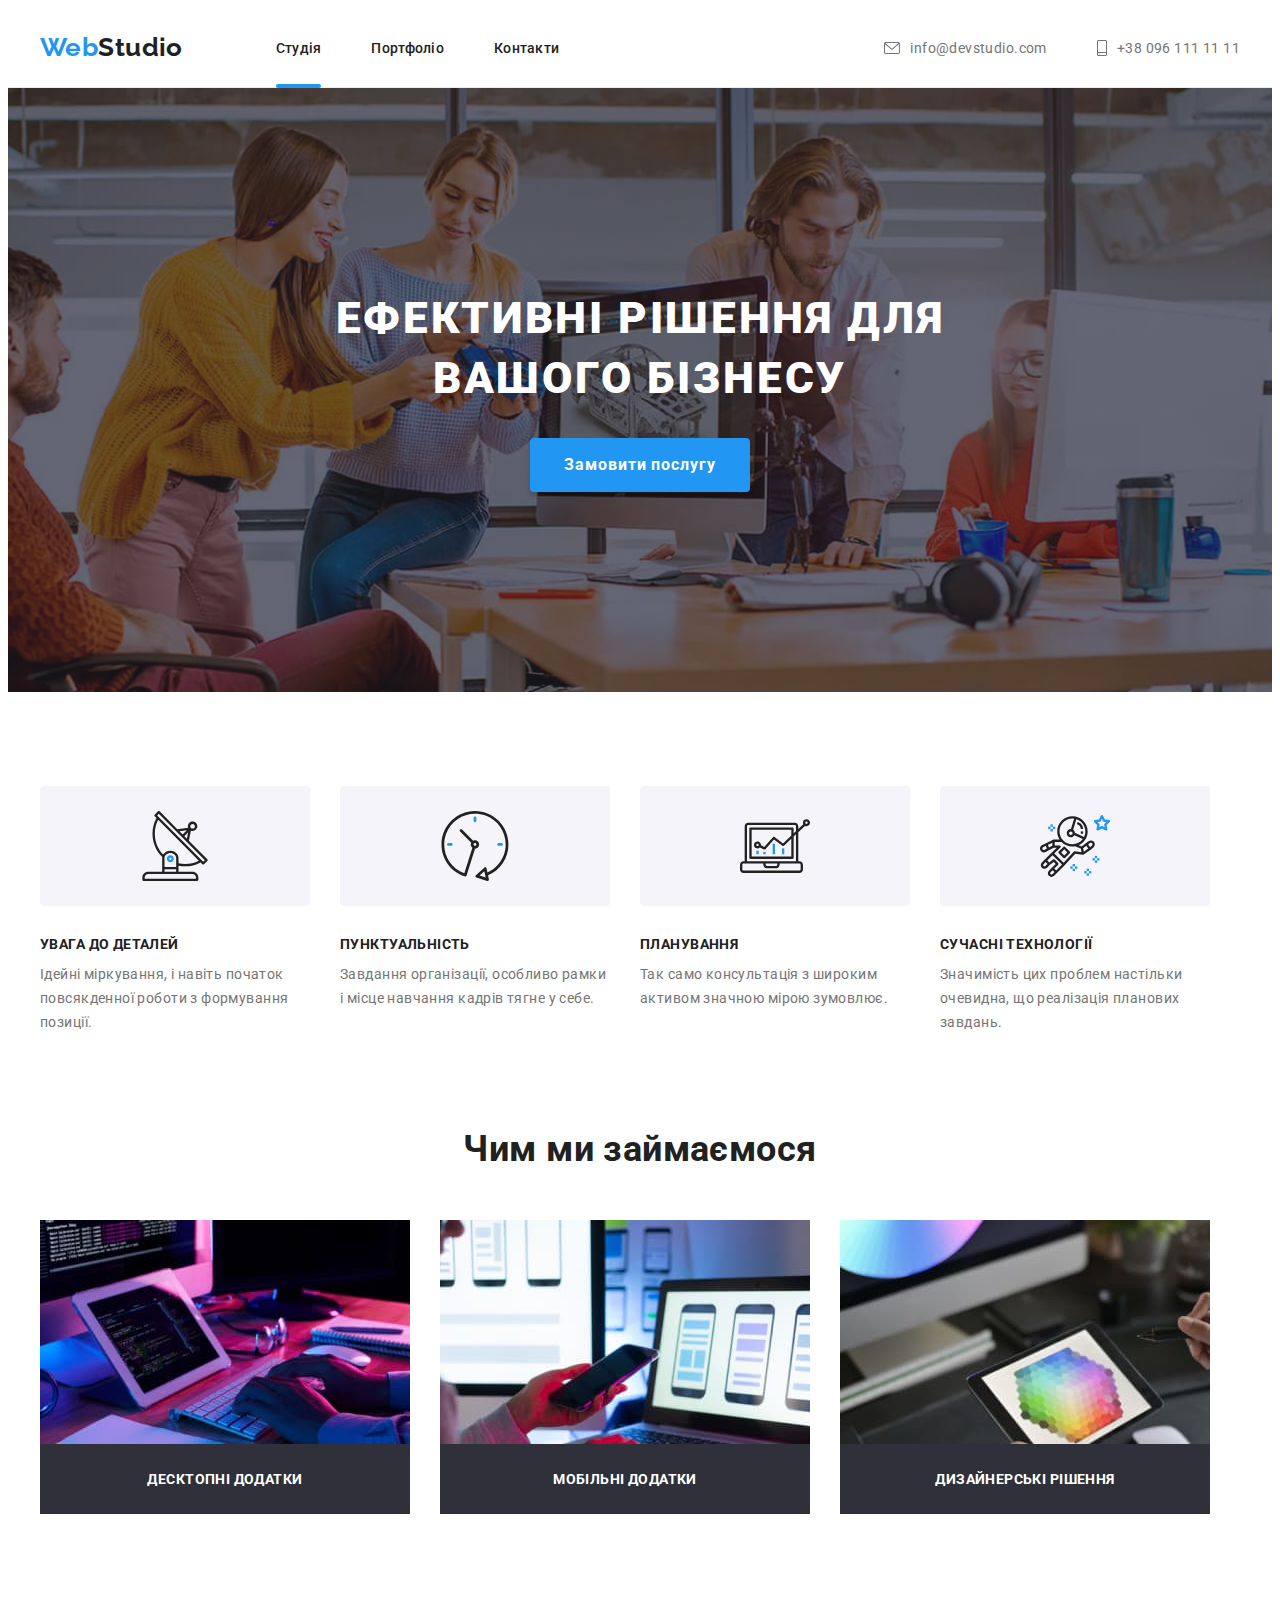
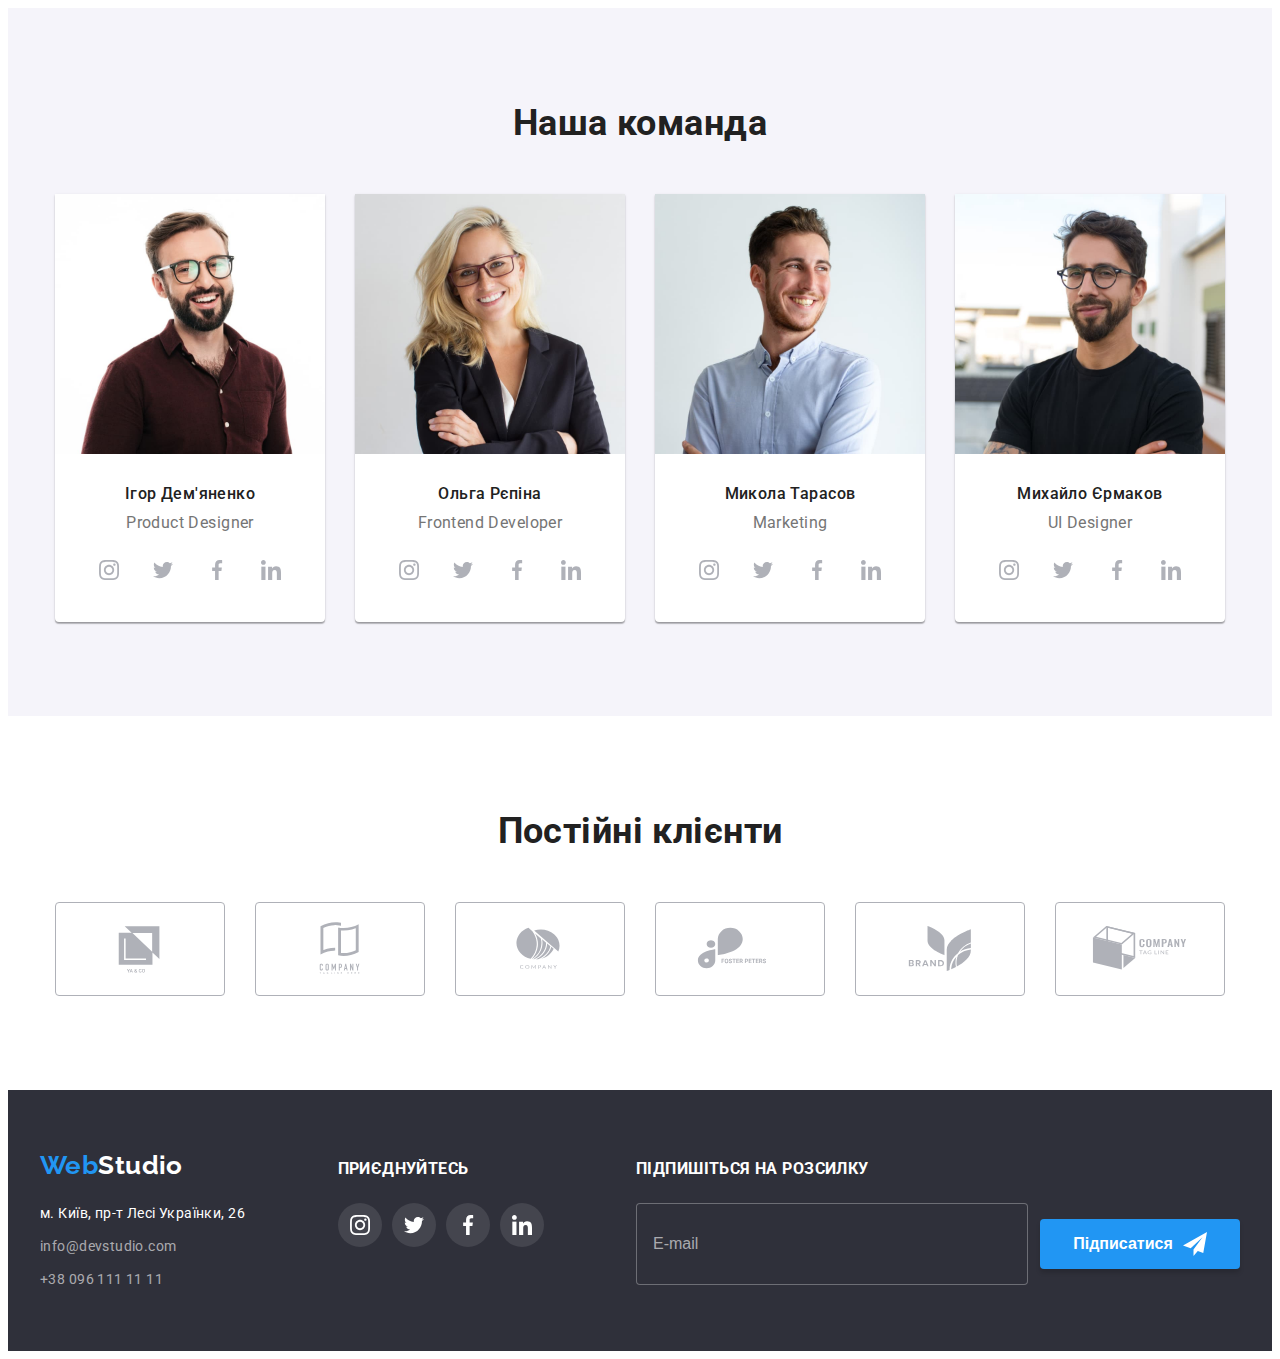
<file: index.html>
<!DOCTYPE html>
<html lang="uk">

<head>
  <meta charset="UTF-8" />
  <meta http-equiv="X-UA-Compatible" content="IE=edge" />
  <meta name="viewport" content="width=device-width, initial-scale=1.0" />
  <title>Webstudio</title>

  <!-- Font famaly -->

  <link rel="preconnect" href="https://fonts.googleapis.com" />
  <link rel="preconnect" href="https://fonts.gstatic.com" crossorigin />
  <link href="https://fonts.googleapis.com/css2?family=Raleway:wght@700&family=Roboto:wght@400;500;700;900&display=swap"
    rel="stylesheet" />

  <link rel="stylesheet" href="https://cdnjs.cloudflare.com/ajax/libs/modern-normalize/1.1.0/modern-normalize.min.css"
    integrity="sha512-wpPYUAdjBVSE4KJnH1VR1HeZfpl1ub8YT/NKx4PuQ5NmX2tKuGu6U/JRp5y+Y8XG2tV+wKQpNHVUX03MfMFn9Q=="
    crossorigin="anonymous" referrerpolicy="no-referrer" />

  <link rel="stylesheet" href="./css/main.min.css">  
</head>

<body class="page">

  <!-- Header -->

  <header class="header">
    <div class="container">
      <a class="logo" href="./index.html">
        <span class="logo__element">Web</span>Studio</a>
      <nav class="nav">
        <ul class="nav__list list">
          <li class="nav__item">
            <a class="nav__link current" href="./index.html">Студія</a>
          </li>
          <li class="nav__item">
            <a class="link" href="./portfolio.html">Портфоліо</a>
          </li>
          <li class="nav__item">
            <a class="link" href="">Контакти</a>
          </li>
        </ul>
      </nav>
      <ul class="header-contacts__list list">
        <li class="header-contacts__item">
          <a class="header-contacts__link" href="mailto:info@devstudio.com" target="_blank" rel="noopener noreferrer">
            <svg class="envelope" width="16px" height="12px">
              <use href="./images/icons.svg#envelope"></use>
            </svg>
            info@devstudio.com</a>
        </li>
        <li class="header-contacts__item">
          <a class="header-contacts__link" href="tel:+380961111111" target="_blank" rel="noopener noreferrer">
            <svg class="smartphone" width="10px" height="16px">
              <use href="./images/icons.svg#smartphone"></use>
            </svg>
            +38 096 111 11 11</a>
        </li>
      </ul>
    </div>
  </header>


  <!-- Hat -->

  <main>
    <section class="section-hero section">
      <div class="container">
        <h1 class="title">Ефективні рішення для вашого бізнесу</h1>
        <button class="button-section" type="button" data-modal-open>Замовити послугу</button>
      </div>
    </section>

    <!-- Peculiarities -->

    <section class="section">
      <div class="container">
        <h2 class="visually-hidden" hidden>Особливості</h2>
        <ul class="features__list list">
          <li class="features__item">
            <div class="features__img">
              <svg width="70px" height="70px">
                <use href="./images/icons.svg#antenna"></use>
              </svg>
            </div>
            <h3 class="features__titel">УВАГА ДО ДЕТАЛЕЙ</h3>
            <p class="features__text">
              Ідейні міркування, і навіть початок повсякденної роботи з
              формування позиції.
            </p>
          </li>
          <li class="features__item">
            <div class="features__img">
              <svg width="70px" height="70px">
                <use href="./images/icons.svg#clock"></use>
              </svg>
            </div>
            <h3 class="features__titel">ПУНКТУАЛЬНІСТЬ</h3>
            <p class="features__text">
              Завдання організації, особливо рамки і місце навчання кадрів тягне
              у себе.
            </p>
          </li>
          <li class="features__item">
            <div class="features__img">
              <svg width="70px" height="70px">
                <use href="./images/icons.svg#diagram"></use>
              </svg>
            </div>
            <h3 class="features__titel">ПЛАНУВАННЯ</h3>
            <p class="features__text">
              Так само консультація з широким активом значною мірою зумовлює.
            </p>
          </li>
          <li class="features__item">
            <div class="features__img">
              <svg width="70px" height="70px">
                <use href="./images/icons.svg#astronaut"></use>
              </svg>
            </div>
            <h3 class="features__titel">СУЧАСНІ ТЕХНОЛОГІЇ</h3>
            <p class="features__text">
              Значимість цих проблем настільки очевидна, що реалізація планових
              завдань.
            </p>
          </li>
        </ul>
      </div>
    </section>

    <!-- What do we do -->

    <section class="section-activity section">
      <div class="container">
        <h2 class="section__title">Чим ми займаємося</h2>
        <ul class="activity__list list">
          <li class="activity__item">
            <div class="thumb">
              <img class="img" src="./images/box-1.jpg" alt="Web розробка" width="370" height="294" />
              <div class="overlay">
                <h2 class="overlay__titel">Десктопні додатки</h2>
              </div>
            </div>
          </li>
          <li class="activity__item">
            <div class="thumb">
              <img class="img" src="./images/box-2.jpg" alt="Розробка додатків" width="370" height="294" />
              <div class="overlay">
                <h2 class="overlay__titel">Мобільні додатки</h2>
              </div>
            </div>
          </li>
          <li class="activity__item">
            <div class="thumb">
              <img class="img" src="./images/box-3.jpg" alt="Розробка дизайну" width="370" height="294" />
              <div class="overlay">
                <h2 class="overlay__titel">Дизайнерські рішення</h2>
              </div>
            </div>
          </li>
        </ul>
      </div>
    </section>

    <!-- Our team -->

    <section class="section-team section">
      <div class="container">
        <h2 class="section__title">Наша команда</h2>
        <ul class="team__list list">
          <li class="team__item">
            <img class="img" src="./images/team-card-1.jpg" alt="Ігор Дем'яненко" width="270" height="260" />
            <h3 class="team-headline">Ігор Дем'яненко</h3>
            <p class="team__text">Product Designer</p>
            <ul class="socials__list list">
              <li class="socials__item">
                <a class="socials__link link" href="https://www.instagram.com" target="_blank" rel="noopener noreferrer"
                  aria-label="Instagram">
                  <svg class="socials__icons" width="20px" height="20px">
                    <use href="./images/icons.svg#instagram"></use>
                  </svg>
                </a>
              </li>
              <li class="socials__item">
                <a class="socials__link link" href="https://twitter.com/?lang=uk" target="_blank"
                  rel="noopener noreferrer" aria-label="Twitter">
                  <svg class="socials__icons" width="20px" height="20px">
                    <use href="./images/icons.svg#twitter"></use>
                  </svg>
                </a>
              </li>
              <li class="socials__item">
                <a class="socials__link link" href="https://www.facebook.com" target="_blank" rel="noopener noreferrer"
                  aria-label="Facebook">
                  <svg class="socials__icons" width="20px" height="20px">
                    <use href="./images/icons.svg#facebook"></use>
                  </svg>
                </a>
              </li>
              <li class="socials__item">
                <a class="socials__link link" href="https://www.linkedin.com/" target="_blank" rel="noopener noreferrer"
                  aria-label="LinkedIn">
                  <svg class="socials__icons" width="20px" height="20px">
                    <use href="./images/icons.svg#linkedin"></use>
                  </svg>
                </a>
              </li>
            </ul>
          </li>
          <li class="team__item">
            <img class="img" src="./images/team-card-2.jpg" alt="Ольга Рєпіна" width="270" height="260" />
            <h3 class="team-headline">Ольга Рєпіна</h3>
            <p class="team__text">Frontend Developer</p>
            <ul class="socials__list list">
              <li class="socials__item">
                <a class="socials__link link" href="https://www.instagram.com" target="_blank" rel="noopener noreferrer"
                  aria-label="Instagram">
                  <svg class="socials__icons" width="20px" height="20px">
                    <use href="./images/icons.svg#instagram"></use>
                  </svg>
                </a>
              </li>
              <li class="socials__item">
                <a class="socials__link link" href="https://twitter.com/?lang=uk" target="_blank"
                  rel="noopener noreferrer" aria-label="Twitter">
                  <svg class="socials__icons" width="20px" height="20px">
                    <use href="./images/icons.svg#twitter"></use>
                  </svg>
                </a>
              </li>
              <li class="socials__item">
                <a class="socials__link link" href="https://www.facebook.com" target="_blank" rel="noopener noreferrer"
                  aria-label="Facebook">
                  <svg class="socials__icons" width="20px" height="20px">
                    <use href="./images/icons.svg#facebook"></use>
                  </svg>
                </a>
              </li>
              <li class="socials__item">
                <a class="socials__link link" href="https://www.linkedin.com/" target="_blank" rel="noopener noreferrer"
                  aria-label="LinkedIn">
                  <svg class="socials__icons" width="20px" height="20px">
                    <use href="./images/icons.svg#linkedin"></use>
                  </svg>
                </a>
              </li>
            </ul>
          </li>
          <li class="team__item">
            <img class="img" src="./images/team-card-3.jpg" alt="Микола Тарасов" width="270" height="260" />
            <h3 class="team-headline">Микола Тарасов</h3>
            <p class="team__text">Marketing</p>
            <ul class="socials__list list">
              <li class="socials__item">
                <a class="socials__link link" href="https://www.instagram.com" target="_blank" rel="noopener noreferrer"
                  aria-label="Instagram">
                  <svg class="socials__icons" width="20px" height="20px">
                    <use href="./images/icons.svg#instagram"></use>
                  </svg>
                </a>
              </li>
              <li class="socials__item">
                <a class="socials__link link" href="https://twitter.com/?lang=uk" target="_blank"
                  rel="noopener noreferrer" aria-label="Twitter">
                  <svg class="socials__icons" width="20px" height="20px">
                    <use href="./images/icons.svg#twitter"></use>
                  </svg>
                </a>
              </li>
              <li class="socials__item">
                <a class="socials__link link" href="https://www.facebook.com" target="_blank" rel="noopener noreferrer"
                  aria-label="Facebook">
                  <svg class="socials__icons" width="20px" height="20px">
                    <use href="./images/icons.svg#facebook"></use>
                  </svg>
                </a>
              </li>
              <li class="socials__item">
                <a class="socials__link link" href="https://www.linkedin.com/" target="_blank" rel="noopener noreferrer"
                  aria-label="LinkedIn">
                  <svg class="socials__icons" width="20px" height="20px">
                    <use href="./images/icons.svg#linkedin"></use>
                  </svg>
                </a>
              </li>
            </ul>
          </li>
          <li class="team__item">
            <img class="img" src="./images/team-card-4.jpg" alt="Михайло Єрмаков" width="270" height="260" />
            <h3 class="team-headline">Михайло Єрмаков</h3>
            <p class="team__text">UI Designer</p>
            <ul class="socials__list list">
              <li class="socials__item link">
                <a class="socials__link link" href="https://www.instagram.com" target="_blank" rel="noopener noreferrer"
                  aria-label="Instagram">
                  <svg class="socials__icons" width="20px" height="20px">
                    <use href="./images/icons.svg#instagram"></use>
                  </svg>
                </a>
              </li>
              <li class="socials__item">
                <a class="socials__link link" href="https://twitter.com/?lang=uk" target="_blank"
                  rel="noopener noreferrer" aria-label="Twitter">
                  <svg class="socials__icons" width="20px" height="20px">
                    <use href="./images/icons.svg#twitter"></use>
                  </svg>
                </a>
              </li>
              <li class="socials__item">
                <a class="socials__link link" href="https://www.facebook.com" target="_blank" rel="noopener noreferrer"
                  aria-label="Facebook">
                  <svg class="socials__icons" width="20px" height="20px">
                    <use href="./images/icons.svg#facebook"></use>
                  </svg>
                </a>
              </li>
              <li class="socials__item">
                <a class="socials__link link" href="https://www.linkedin.com/" target="_blank" rel="noopener noreferrer"
                  aria-label="LinkedIn">
                  <svg class="socials__icons" width="20px" height="20px">
                    <use href="./images/icons.svg#linkedin"></use>
                  </svg>
                </a>
              </li>
            </ul>
          </li>
        </ul>
      </div>
    </section>

    <!-- client -->

    <section class="section">
      <div class="container">
        <h2 class="section__title">Постійні клієнти</h2>
        <ul class="client__list list">
          <li class="client__item">
            <a class="client__link" href="" target="_blank" rel="noopener noreferrer" aria-label="Instagram">
              <svg class="client__icons" width="106px" height="60px">
                <use href="./images/icons.svg#logo-1"></use>
              </svg>
            </a>
          </li>
          <li class="client__item">
            <a class="client__link" href="" target="_blank" rel="noopener noreferrer" aria-label="Instagram">
              <svg class="client__icons" width="106px" height="60px">
                <use href="./images/icons.svg#logo-2"></use>
              </svg>
            </a>
          </li>
          <li class="client__item">
            <a class="client__link" href="" target="_blank" rel="noopener noreferrer" aria-label="Instagram">
              <svg class="client__icons" width="106px" height="60px">
                <use href="./images/icons.svg#logo-3"></use>
              </svg>
            </a>
          </li>
          <li class="client__item">
            <a class="client__link" href="" target="_blank" rel="noopener noreferrer" aria-label="Instagram">
              <svg class="client__icons" width="106px" height="60px">
                <use href="./images/icons.svg#logo-4"></use>
              </svg>
            </a>
          </li>
          <li class="client__item">
            <a class="client__link" href="" target="_blank" rel="noopener noreferrer" aria-label="Instagram">
              <svg class="client__icons" width="106px" height="60px">
                <use href="./images/icons.svg#logo-5"></use>
              </svg>
            </a>
          </li>
          <li class="client__item">
            <a class="client__link" href="" target="_blank" rel="noopener noreferrer" aria-label="Instagram">
              <svg class="client__icons" width="106px" height="60px">
                <use href="./images/icons.svg#logo-6"></use>
              </svg>
            </a>
          </li>
          </li>
        </ul>
      </div>
    </section>
  </main>

  <!-- Footer -->

  <footer class="footer">
    <div class="container">
      <div>
        <a class="footer__logo logo" href="./index.html">
          <span class="logo__element">Web</span>Studio</a>
        <address class="address">м. Київ, пр-т Лесі Українки, 26</address>
        <ul class="footer__list list">
          <li class="footer__item">
            <a class="footer__link" href="mailto:info@devstudio.com">info@devstudio.com</a>
          </li>
          <li class="footer__item">
            <a class="footer__link" href="tel:+380961111111">+38 096 111 11 11</a>
          </li>
        </ul>
      </div>
      <div class="footer-socials">
        <h3 class="footer__title">ПРИЄДНУЙТЕСЬ</h3>
        <ul class="socials-footer__list list">
          <li class="socials-footer__item">
            <a class="socials-footer__link link" href="https://www.instagram.com" target="_blank"
              rel="noopener noreferrer" aria-label="Instagram">
              <svg class="socials-footer__icons" width="20px" height="20px">
                <use href="./images/icons.svg#instagram"></use>
              </svg>
            </a>
          </li>
          <li class="socials-footer__item">
            <a class="socials-footer__link link" href="https://twitter.com/?lang=uk" target="_blank"
              rel="noopener noreferrer" aria-label="Twitter">
              <svg class="socials-footer__icons" width="20px" height="20px">
                <use href="./images/icons.svg#twitter"></use>
              </svg>
            </a>
          </li>
          <li class="socials-footer__item">
            <a class="socials-footer__link link" href="https://www.facebook.com" target="_blank"
              rel="noopener noreferrer" aria-label="Facebook">
              <svg class="socials-footer__icons" width="20px" height="20px">
                <use href="./images/icons.svg#facebook"></use>
              </svg>
            </a>
          </li>
          <li class="socials-footer__item">
            <a class="socials-footer__link link" href="https://www.linkedin.com/" target="_blank"
              rel="noopener noreferrer" aria-label="LinkedIn">
              <svg class="socials-footer__icons" width="20px" height="20px">
                <use href="./images/icons.svg#linkedin"></use>
              </svg>
            </a>
          </li>
        </ul>
        </li>
        </ul>
      </div>

      <!-- Footer form -->

      <form name="footer-form" autocomplete="off">
        <div>
          <h3 class="footer__title">ПІДПИШІТЬСЯ НА РОЗСИЛКУ</h3>
          <div class="footer-form__container">
            <label class="footer-form__label">
              <input class="footer-form__input" type="email" name="user-mail" placeholder="E-mail" required>
            </label>
            <button class="form-btn" type="submit">
              Підписатися
              <svg class="form-btn__icons" width="24" height="24">
                <use href="./images/icons.svg#icon-send"></use>
              </svg>
            </button>
          </div>
      </form>
    </div>
    </div>
  </footer>
  <!-- modal window-->
  <div class="backdrop is-hidden" data-modal>
    <div class="modal">
      <button class="modal-btn" type="button" data-modal-close>
        <svg width="18px" height="18px">
          <use href="./images/icons/modal/modal-icon.svg#btn-modals-close-black"></use>
        </svg>
      </button>
      <form class="form" name="register-form" autocomplete="off">
        <strong class="form__title">Залиште свої дані, ми вам передзвонимо</strong>
        <div class="form__group" role="group">
          <label class="form__field">
            <span class="form__label">Ім'я</span>
            <input class="form__input" type="text" name="user-name" required>
            <svg class="form__icons" width="18" height="18">
              <use href="./images/icons.svg#person-black"></use>
            </svg>
          </label>
          <label class="form__field">
            <span class="form__label">Телефон</span>
            <input class="form__input" type="tel" name="user-phone" required>
            <svg class="form__icons" width="18" height="18">
              <use href="./images/icons.svg#phone-black"></use>
            </svg>
          </label>
          <label class="form__field">
            <span class="form__label">Пошта</span>
            <input class="form__input" type="email" name="user-mail" required>
            <svg class="form__icons" width="18" height="18">
              <use href="./images/icons.svg#email-black"></use>
            </svg>
          </label>
          <label class="form__field">
            <span class="form__label">Коментар</span>
            <textarea class="form__massage" name="user-massage" placeholder="Введіть текст"></textarea>
          </label>
        </div>
        <label class="form__agreement">
          <input class="form__checkbox visually-hidden" type="checkbox">
          <svg class="form__icons--checkbox" width="16" height="15">
            <use class="form__icons--unchecked" href="./images/icons.svg#unchecked"></use>
            <use class="form__icons--checked" href="./images/icons.svg#checked"></use>
          </svg>
          <span class="form__desc">Погоджуюся з розсилкою та приймаю <a class="form__link" href="">Умови
              договору</a></span>
        </label>
        <button class="form-btn" type="submit">Відправити</button>
      </form>
    </div>
  </div>

  <script src="./js/modal.js"></script>
</body>

</html>
</file>
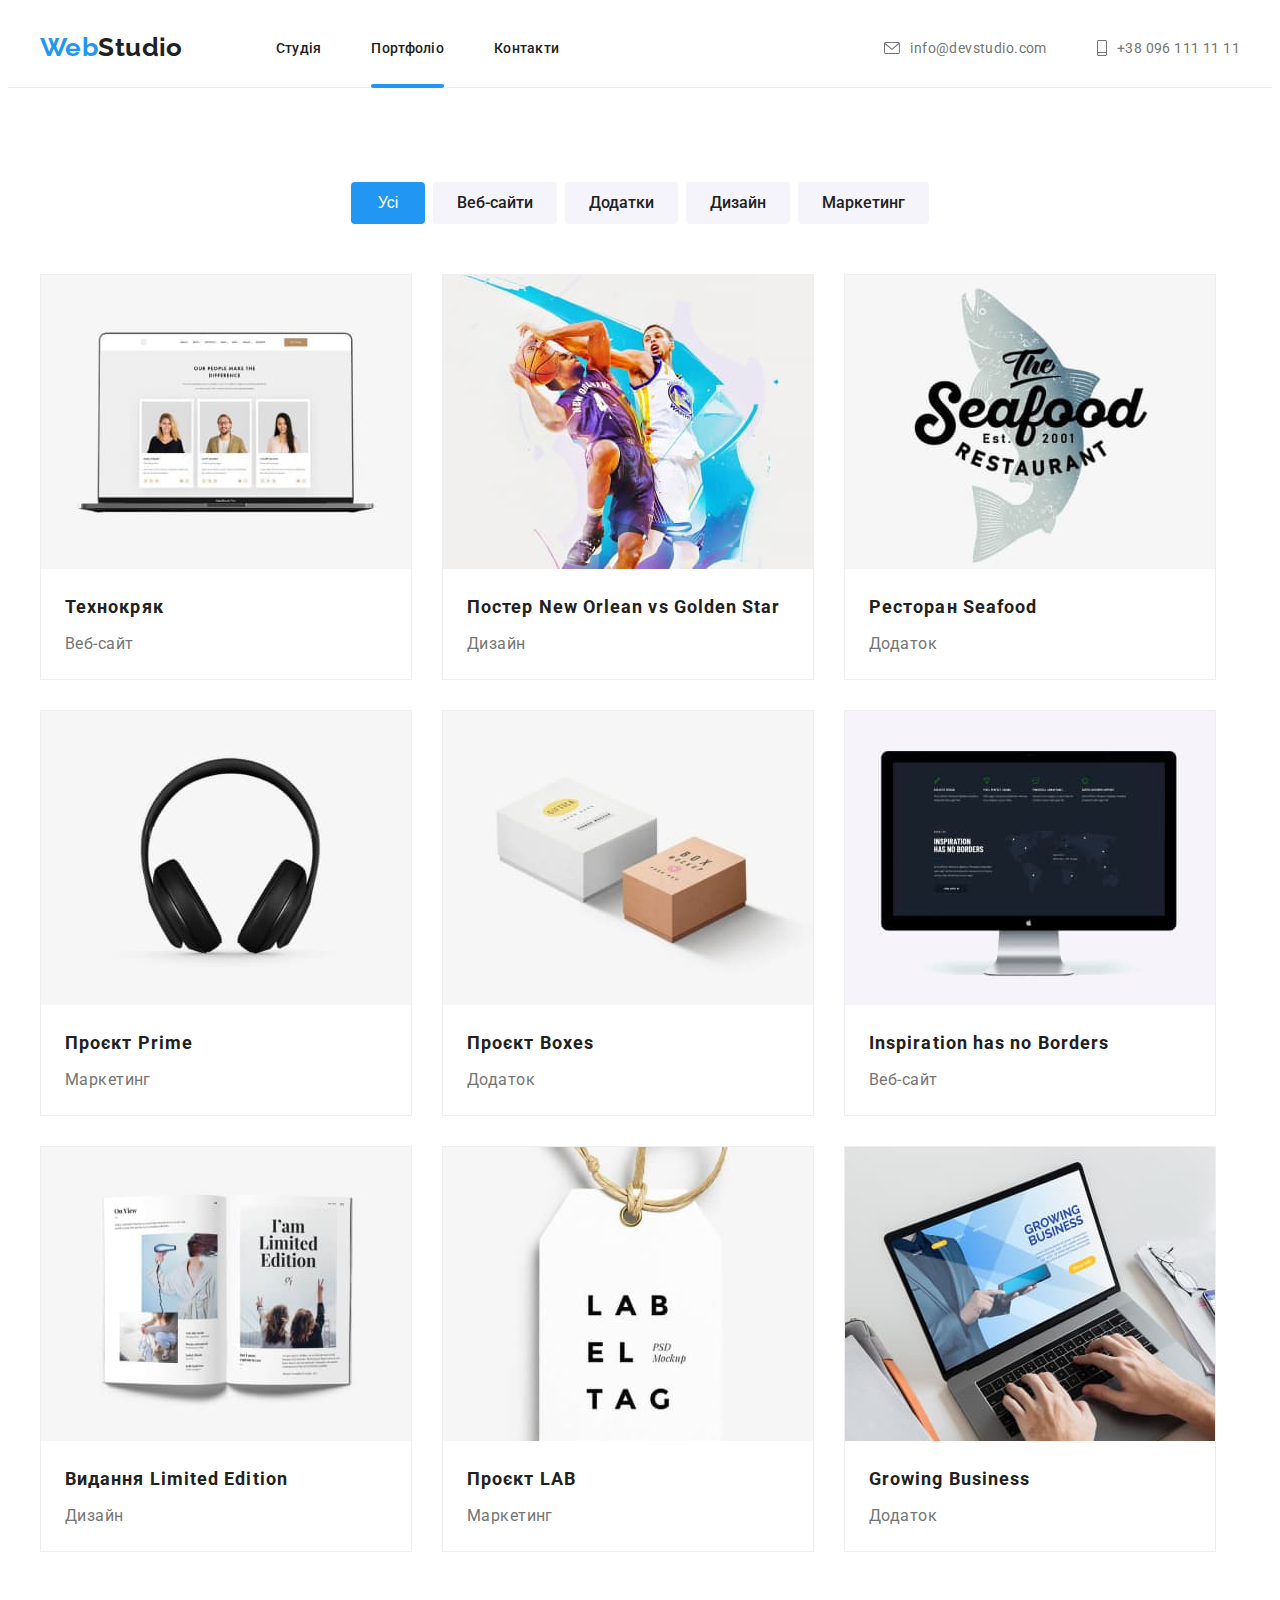
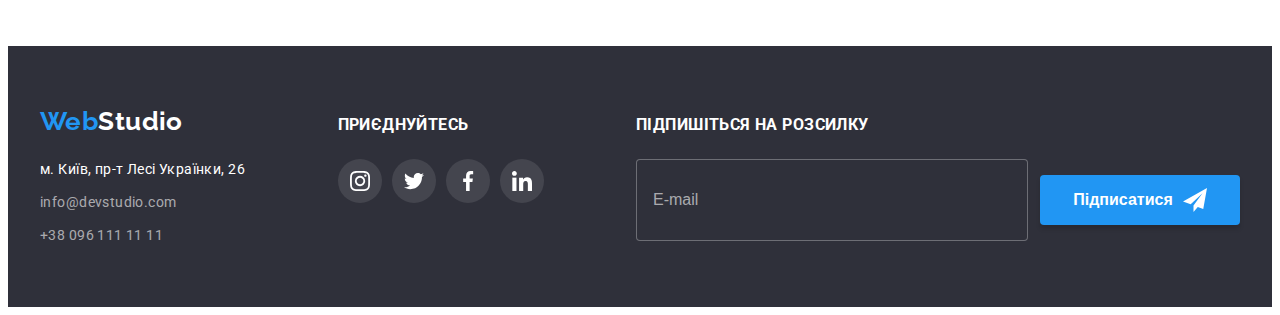
<file: portfolio.html>
<!DOCTYPE html>
<html lang="uk">

<head>
  <meta charset="UTF-8" />
  <meta http-equiv="X-UA-Compatible" content="IE=edge" />
  <meta name="viewport" content="width=device-width, initial-scale=1.0" />
  <title>Web studio</title>

  <!-- Font famaly -->

  <link rel="preconnect" href="https://fonts.googleapis.com" />
  <link rel="preconnect" href="https://fonts.gstatic.com" crossorigin />
  <link href="https://fonts.googleapis.com/css2?family=Raleway:wght@700&family=Roboto:wght@400;500;700;900&display=swap"
    rel="stylesheet" />

  <link rel="stylesheet" href="https://cdnjs.cloudflare.com/ajax/libs/modern-normalize/1.1.0/modern-normalize.min.css"
    integrity="sha512-wpPYUAdjBVSE4KJnH1VR1HeZfpl1ub8YT/NKx4PuQ5NmX2tKuGu6U/JRp5y+Y8XG2tV+wKQpNHVUX03MfMFn9Q=="
    crossorigin="anonymous" referrerpolicy="no-referrer" />
    
  <link rel="stylesheet" href="./css/main.min.css"/>  
</head>

<body class="page">

  <!-- Header -->

  <header class="header">
    <div class="container">
      <a class="logo" href="./index.html">
        <span class="logo__element">Web</span>Studio</a>
      <nav class="nav">
        <ul class="nav__list list">
          <li class="nav__item">
            <a class="link" href="./index.html">Студія</a>
          </li>
          <li class="nav__item">
            <a class="nav__link current" href="./portfolio.html">Портфоліо</a>
          </li>
          <li class="nav__item">
            <a class="link" href="">Контакти</a>
          </li>
        </ul>
      </nav>
      <ul class="header-contacts__list list">
        <li class="header-contacts__item">
          <a class="header-contacts__link" href="mailto:info@devstudio.com" target="_blank" rel="noopener noreferrer">
            <svg class="envelope" width="16px" height="12px">
              <use href="./images/icons.svg#envelope"></use>
            </svg>
            info@devstudio.com</a>
        </li>
        <li class="header-contacts__item">
          <a class="header-contacts__link" href="tel:+380961111111" target="_blank" rel="noopener noreferrer">
            <svg class="smartphone" width="10px" height="16px">
              <use href="./images/icons.svg#smartphone"></use>
            </svg>
            +38 096 111 11 11</a>
        </li>
      </ul>
    </div>
  </header>

  <!-- Filters -->

  <main>
    <section class="filters section">
      <div class="container">
        <h1 class="visually-hidden" hidden>Фільтр</h2>
          <ul class="filters__list list">
            <li class="filters__link--all">
              <button class="filters-btn-all" type="button">
                Усі
              </button>
            </li>
            <li class="filters__link">
              <button class="filters-btn" type="button">
                Веб-сайти
              </button>
            </li>
            <li class="filters__link">
              <button class="filters-btn" type="button">
                Додатки
              </button>
            </li>
            <li class="filters__link">
              <button class="filters-btn" type="button">
                Дизайн
              </button>
            </li>
            <li class="filters__link">
              <button class="filters-btn" type="button">
                Маркетинг
              </button>
            </li>
          </ul>

          <!-- Our works -->

          <h2 class="visually-hidden" hidden>Наші роботи</h2>
          <ul class="works__list list">
            <li class="works__img">
              <a class="works__link link" href="" target="_blank" rel="noopener noreferrer">
                <div class="works__thumb">
                  <img class="img" src="./images/portfolio/project-1.jpg" alt="Технокряк" width="370" height="294" />
                  <div class="works__overlay">
                    <p class="overlay__desc">
                      Ресурс пропонує комплексні пропозиції з різним рівнем функціоналу та сервісів. Все це дозволить
                      відвідувачу отримати
                      вичерпні відомості про компанію чи приватну особу.
                    </p>
                  </div>
                </div>
                <div class="works__container">
                  <h3 class="works__headline">Технокряк</h3>
                  <p class="works__text">Веб-сайт</p>
                </div>
              </a>
            </li>
            <li class="works__img">
              <a class="works__link link" href="" target="_blank" rel="noopener noreferrer">
                <img class="img" src="./images/portfolio/project-2.jpg" alt="Постер New Orlean vs Golden Star"
                  width="370" height="294" />
                <div class="works__container">
                  <h3 class="works__headline">Постер New Orlean vs Golden Star</h3>
                  <p class="works__text">Дизайн</p>
                </div>
              </a>
            </li>
            <li class="works__img">
              <a class="works__link link" href="" target="_blank" rel="noopener noreferrer">
                <img class="img" src="./images/portfolio/project-3.jpg" alt="Ресторан Seafood" width="370"
                  height="294" />
                <div class="works__container">
                  <h3 class="works__headline">Ресторан Seafood</h3>
                  <p class="works__text">Додаток</p>
                </div>
              </a>
            </li>
            <li class="works__img">
              <a class="works__link link" href="" target="_blank" rel="noopener noreferrer">
                <img class="img" src="./images/portfolio/project-4.jpg" alt="Проєкт Prime" width="370" height="294" />
                <div class="works__container">
                  <h3 class="works__headline">Проєкт Prime</h3>
                  <p class="works__text">Маркетинг</p>
                </div>
              </a>
            </li>
            <li class="works__img">
              <a class="works__link link" href="" target="_blank" rel="noopener noreferrer">
                <img class="img" src="./images/portfolio/project-5.jpg" alt="Проєкт Boxes" width="370" height="294" />
                <div class="works__container">
                  <h3 class="works__headline">Проєкт Boxes</h3>
                  <p class="works__text">Додаток</p>
                </div>
              </a>
            </li>
            <li class="works__img">
              <a class="works__link link" href="" target="_blank" rel="noopener noreferrer">
                <img class="img" src="./images/portfolio/project-6.jpg" alt="Inspiration has no Borders" width="370"
                  height="294" />
                <div class="works__container">
                  <h3 class="works__headline">Inspiration has no Borders</h3>
                  <p class="works__text">Веб-сайт</p>
                </div>
              </a>
            </li>
            <li class="works__img">
              <a class="works__link link" href="" target="_blank" rel="noopener noreferrer">
                <img class="img" src="./images/portfolio/project-7.jpg" alt="Видання Limited Edition" width="370"
                  height="294" />
                <div class="works__container">
                  <h3 class="works__headline">Видання Limited
                    Edition</h3>
                  <p class="works__text">Дизайн</p>
                </div>
              </a>
            </li>
            <li class="works__img">
              <a class="works__link link" href="" target="_blank" rel="noopener noreferrer">
                <img class="img" src="./images/portfolio/project-8.jpg" alt="Проєкт LAB" width="370" height="294" />
                <div class="works__container">
                  <h3 class="works__headline">Проєкт LAB</h3>
                  <p class="works__text">Маркетинг</p>
                </div>
              </a>
            </li>
            <li class="works__img">
              <a class="works__link link" href="" target="_blank" rel="noopener noreferrer">
                <img class="img" src="./images/portfolio/project-9.jpg" alt="Growing Business" width="370"
                  height="294" />
                <div class="works__container">
                  <h3 class="works__headline">Growing Business</h3>
                  <p class="works__text">Додаток</p>
                </div>
              </a>
            </li>
          </ul>
      </div>
    </section>
  </main>

  <!-- Footer -->

  <footer class="footer">
    <div class="container">
      <div>
        <a class="footer__logo logo" href="./index.html">
          <span class="logo__element">Web</span>Studio</a>
        <address class="address">м. Київ, пр-т Лесі Українки, 26</address>
        <ul class="footer__list list">
          <li class="footer__item">
            <a class="footer__link" href="mailto:info@devstudio.com">info@devstudio.com</a>
          </li>
          <li class="footer__item">
            <a class="footer__link" href="tel:+380961111111">+38 096 111 11 11</a>
          </li>
        </ul>
      </div>
      <div class="footer-socials">
        <h3 class="footer__title">ПРИЄДНУЙТЕСЬ</h3>
        <ul class="socials-footer__list list">
          <li class="socials-footer__item">
            <a class="socials-footer__link link" href="https://www.instagram.com" target="_blank"
              rel="noopener noreferrer" aria-label="Instagram">
              <svg class="socials-footer__icons" width="20px" height="20px">
                <use href="./images/icons.svg#instagram"></use>
              </svg>
            </a>
          </li>
          <li class="socials-footer__item">
            <a class="socials-footer__link link" href="https://twitter.com/?lang=uk" target="_blank"
              rel="noopener noreferrer" aria-label="Twitter">
              <svg class="socials-footer__icons" width="20px" height="20px">
                <use href="./images/icons.svg#twitter"></use>
              </svg>
            </a>
          </li>
          <li class="socials-footer__item">
            <a class="socials-footer__link link" href="https://www.facebook.com" target="_blank"
              rel="noopener noreferrer" aria-label="Facebook">
              <svg class="socials-footer__icons" width="20px" height="20px">
                <use href="./images/icons.svg#facebook"></use>
              </svg>
            </a>
          </li>
          <li class="socials-footer__item">
            <a class="socials-footer__link link" href="https://www.linkedin.com/" target="_blank"
              rel="noopener noreferrer" aria-label="LinkedIn">
              <svg class="socials-footer__icons" width="20px" height="20px">
                <use href="./images/icons.svg#linkedin"></use>
              </svg>
            </a>
          </li>
        </ul>
        </li>
        </ul>
      </div>

      <!-- Footer form -->

      <form name="footer-form" autocomplete="off">
        <div>
          <h3 class="footer__title">ПІДПИШІТЬСЯ НА РОЗСИЛКУ</h3>
          <div class="footer-form__container">
            <label class="footer-form__label">
              <input class="footer-form__input" type="email" name="user-mail" placeholder="E-mail" required>
            </label>
            <button class="form-btn" type="submit">
              Підписатися
              <svg class="form-btn__icons" width="24" height="24">
                <use href="./images/icons.svg#icon-send"></use>
              </svg>
            </button>
          </div>
      </form>
    </div>
    </div>
  </footer>
</body>

</html>
</file>
<file: css/main.min.css>
:root{--main-font: "Roboto", sans-serif;--secondary-font: "Releway", sans-serif;--accent-color: #2196F3;--primary-tex-color: #757575;--icons-color:#AFB1B8;--secondary-text-colar: #212121;--auxiliary-text-colar: #FFFFFF;--bg-colar: #2F303A;--bg-team-colar: #F5F4FA;--client-border: #AFB1B8}.visually-hidden{position:absolute;width:1px;height:1px;margin:-1px;border:0;padding:0;white-space:nowrap;-webkit-clip-path:inset(100%);clip-path:inset(100%);clip:rect(0 0 0 0);overflow:hidden}* h1,h2,h3,h4,h5,h6,ul,p{margin:0px;padding:0px}.logo,.footer-logo{text-decoration:none}.nav__link,.header-contacts__link,.footer__link,.link{text-decoration:none}.list,.link{list-style:none}.page{font-family:var(--main-font);font-size:14px;line-height:1.7142857143;letter-spacing:.03em;color:var(--primary-tex-color)}.section{padding-bottom:94px;padding-top:94px}.section__title{font-size:36px;line-height:1.1666666667;text-align:center;color:var(--secondary-text-colar);margin-bottom:50px}.img{display:block;max-width:100%;height:auto}.container{width:1200px;margin-left:auto;margin-right:auto;padding-left:15px;padding-right:15px}.header .container{display:-webkit-box;display:-ms-flexbox;display:flex;-webkit-box-align:center;-ms-flex-align:center;align-items:center}.header{padding:24px 0;border-bottom:1px solid #ececec}.logo{font-family:"Raleway";font-weight:700;font-size:26px;line-height:1.1923076923;color:var(--secondary-text-colar)}.logo__element{color:var(--accent-color)}.nav{margin-left:93px}.nav__list{display:-webkit-box;display:-ms-flexbox;display:flex}.nav__link{color:var(--secondary-text-colar)}.nav__item{position:relative}.nav__link.current::after{content:"";display:inline-block;position:absolute;bottom:-1.5%;left:0;margin-bottom:-28px;width:100%;height:4px;background-color:var(--accent-color);border-radius:2px}.nav__link,.nav .link,.nav .header-contacts__link{font-weight:500;line-height:1.1428571429;letter-spacing:.02em;color:var(--secondary-text-colar);-webkit-transition-property:color;transition-property:color;-webkit-transition-duration:250ms;transition-duration:250ms;-webkit-transition-timing-function:cubic-bezier(0.4, 0, 0.2, 1);transition-timing-function:cubic-bezier(0.4, 0, 0.2, 1)}.nav__list .nav__link:visited{color:var(--accent-color)}.nav__list :hover,.nav__list :focus{color:var(--accent-color)}.nav__item:not(:last-child){margin-right:50px}.header-contacts__list{display:-webkit-box;display:-ms-flexbox;display:flex;-webkit-box-align:center;-ms-flex-align:center;align-items:center;margin-left:auto}.header-contacts__list :hover,.header-contacts__list :focus{color:var(--accent-color)}.header-contacts__link{display:-webkit-box;display:-ms-flexbox;display:flex;-webkit-box-align:center;-ms-flex-align:center;align-items:center;gap:10px;color:var(--primary-tex-color)}.header-contacts__list .header-contacts__item+.header-contacts__item{margin-left:50px}.smartphone,.envelope{fill:currentColor}.section-hero{max-width:1600px;margin-left:auto;margin-right:auto;background-color:var(--bg-colar);padding-top:200px;padding-bottom:200px;background-repeat:no-repeat;background-position:center;background-size:cover;background-image:-webkit-gradient(linear, left top, left bottom, from(rgba(47, 48, 58, 0.4)), to(rgba(47, 48, 58, 0.4))),url(../images/hero-bg.jpg);background-image:linear-gradient(rgba(47, 48, 58, 0.4), rgba(47, 48, 58, 0.4)),url(../images/hero-bg.jpg)}.title{width:696px;height:120px;font-weight:900;font-size:44px;line-height:1.3636363636;letter-spacing:.06em;text-transform:uppercase;color:var(--auxiliary-text-colar);margin-bottom:30px;margin-left:auto;margin-right:auto;text-align:center}.features__list{display:-webkit-box;display:-ms-flexbox;display:flex}.features__item{width:270px}.features__img{margin-bottom:30px;display:-webkit-box;display:-ms-flexbox;display:flex;-webkit-box-pack:center;-ms-flex-pack:center;justify-content:center;-webkit-box-align:center;-ms-flex-align:center;align-items:center;width:270px;height:120px;background-color:var(--bg-team-colar);border-radius:4px}.features__item .features__titel{font-size:14px;line-height:1.1428571429;color:var(--secondary-text-colar);margin-bottom:10px}.features__item:not(:last-child){margin-right:30px}.section-activity{padding-top:0px}.activity__list{display:-webkit-box;display:-ms-flexbox;display:flex}.activity__item:not(:last-child){margin-right:30px}.thumb{position:relative}.overlay{position:absolute;bottom:0;left:0;width:370px;height:70px;display:-webkit-box;display:-ms-flexbox;display:flex;-webkit-box-align:center;-ms-flex-align:center;align-items:center;-webkit-box-pack:center;-ms-flex-pack:center;justify-content:center;text-transform:uppercase;background-color:#2f303a}.overlay__titel{color:var(--auxiliary-text-colar);font-size:14px;line-height:16px}.section-team{background:var(--bg-team-colar)}.team__list{display:-webkit-box;display:-ms-flexbox;display:flex;-webkit-box-pack:center;-ms-flex-pack:center;justify-content:center}.team__item{background:var(--auxiliary-text-colar);-webkit-box-shadow:0px 1px 3px rgba(0,0,0,.12),0px 1px 1px rgba(0,0,0,.14),0px 2px 1px rgba(0,0,0,.2);box-shadow:0px 1px 3px rgba(0,0,0,.12),0px 1px 1px rgba(0,0,0,.14),0px 2px 1px rgba(0,0,0,.2);border-radius:0px 0px 4px 4px}.team-headline{font-weight:500;font-size:16px;line-height:1.1875;color:var(--secondary-text-colar);padding-top:30px;margin-bottom:10px;text-align:center}.team__text{font-size:16px;line-height:1.1875;text-align:center;margin-bottom:16px}.client__list{display:-webkit-box;display:-ms-flexbox;display:flex;-webkit-box-pack:center;-ms-flex-pack:center;justify-content:center;gap:30px}.client__item{width:170px}.client__link{height:92px;border:1px solid var(--client-border);border-radius:4px;display:-webkit-box;display:-ms-flexbox;display:flex;-webkit-box-pack:center;-ms-flex-pack:center;justify-content:center;-webkit-box-align:center;-ms-flex-align:center;align-items:center;color:var(--icons-color);-webkit-transition-property:color,border-color;transition-property:color,border-color;-webkit-transition-duration:250ms;transition-duration:250ms;-webkit-transition-timing-function:cubic-bezier(0.4, 0, 0.2, 1);transition-timing-function:cubic-bezier(0.4, 0, 0.2, 1)}.client__icons{fill:currentColor}.client__link:hover,.client__link:focus{color:var(--accent-color);border-color:var(--accent-color);border-radius:4px}.footer{background-color:var(--bg-colar);padding-top:60px;padding-bottom:60px}.footer .container{display:-webkit-box;display:-ms-flexbox;display:flex;-webkit-box-align:baseline;-ms-flex-align:baseline;align-items:baseline;-webkit-box-pack:justify;-ms-flex-pack:justify;justify-content:space-between}.footer__logo{display:block;color:var(--auxiliary-text-colar);margin-bottom:20px}.footer__item:not(:last-child){display:block;margin-bottom:9px}.footer .footer__item :hover,.footer .footer__item :focus{color:var(--accent-color)}.footer__link{color:rgba(255,255,255,.6);-webkit-transition-property:color;transition-property:color;-webkit-transition-duration:250ms;transition-duration:250ms;-webkit-transition-timing-function:cubic-bezier(0.4, 0, 2, 1);transition-timing-function:cubic-bezier(0.4, 0, 2, 1)}.footer__title{color:var(--auxiliary-text-colar);margin-bottom:20px}.address{font-style:normal;color:var(--auxiliary-text-colar);margin-bottom:9px}.footer-form__container{display:-webkit-box;display:-ms-flexbox;display:flex;-webkit-box-align:center;-ms-flex-align:center;align-items:center}.footer-form__label{margin-right:12px}.footer-form__input{width:358px;height:50px;padding:15px 16px;-webkit-box-align:center;-ms-flex-align:center;align-items:center;border:1px solid rgba(255,255,255,.3);-webkit-filter:-webkit-drop-shadow(0px 4px 4px rgb(0, 0, 0));filter:-webkit-drop-shadow(0px 4px 4px rgb(0, 0, 0));border-radius:4px;background-color:var(--bg-colar);font-size:16px;color:var(--auxiliary-text-colar)}.footer-form__input::-webkit-input-placeholder{font-size:16px;color:rgba(255,255,255,.6)}.footer-form__input::-moz-placeholder{font-size:16px;color:rgba(255,255,255,.6)}.footer-form__input:-ms-input-placeholder{font-size:16px;color:rgba(255,255,255,.6)}.footer-form__input::-ms-input-placeholder{font-size:16px;color:rgba(255,255,255,.6)}.footer-form__input::placeholder{font-size:16px;color:rgba(255,255,255,.6)}label{display:block}.works__list{display:-webkit-box;display:-ms-flexbox;display:flex;-ms-flex-wrap:wrap;flex-wrap:wrap;gap:30px}.works__img{width:370px;background:#fff;border:1px solid #eee;-webkit-transition-property:-webkit-box-shadow;transition-property:-webkit-box-shadow;transition-property:box-shadow;transition-property:box-shadow, -webkit-box-shadow;transition-property:box-shadow,-webkit-box-shadow;-webkit-transition-duration:250ms;transition-duration:250ms;-webkit-transition-timing-function:cubic-bezier(0.4, 0, 0.2, 1);transition-timing-function:cubic-bezier(0.4, 0, 0.2, 1)}.works__img:hover,.works__img:focus{-webkit-box-shadow:0px 1px 1px rgba(0,0,0,.12),0px 4px 4px rgba(0,0,0,.06),1px 4px 6px rgba(0,0,0,.16);box-shadow:0px 1px 1px rgba(0,0,0,.12),0px 4px 4px rgba(0,0,0,.06),1px 4px 6px rgba(0,0,0,.16)}.works__img:nth-child(3n){margin-right:0px}.works__img:nth-last-child(-n+3){margin-bottom:0px}.works__thumb{position:relative;overflow:hidden}.works__overlay{position:absolute;top:0;left:0;display:-webkit-box;display:-ms-flexbox;display:flex;-webkit-box-align:center;-ms-flex-align:center;align-items:center;-webkit-box-pack:center;-ms-flex-pack:center;justify-content:center;padding:63px 24px;width:100%;height:100%;background-color:rgba(33,150,243,.9);-webkit-transition-property:-webkit-transform;transition-property:-webkit-transform;transition-property:transform;transition-property:transform, -webkit-transform;-webkit-transform:translateY(100%);transform:translateY(100%);-webkit-transition-duration:250ms;transition-duration:250ms;-webkit-transition-timing-function:cubic-bezier(0.4, 0, 0.2, 1);transition-timing-function:cubic-bezier(0.4, 0, 0.2, 1)}.overlay__desc{font-size:18px;line-height:28px;color:var(--auxiliary-text-colar)}.works__img :hover .works__overlay{-webkit-transform:translateY(0);transform:translateY(0)}.works__container{padding:20px 24px 20px 24px}.works__headline{font-size:18px;line-height:2;letter-spacing:.06em;color:var(--secondary-text-colar);margin-bottom:4px}.works__text{font-size:16px;line-height:1.875;color:var(--primary-tex-color)}.button-section{display:block;font-family:inherit;font-weight:700;font-size:16px;line-height:1.875;letter-spacing:.06em;color:var(--auxiliary-text-colar);background:var(--accent-color);-webkit-box-shadow:0px 4px 4px rgba(0,0,0,.15);box-shadow:0px 4px 4px rgba(0,0,0,.15);border-radius:4px;cursor:pointer;margin-right:auto;margin-left:auto;padding:10px 32px;border-color:rgba(0,0,0,0)}.form-btn{display:-webkit-box;display:-ms-flexbox;display:flex;-webkit-box-pack:center;-ms-flex-pack:center;justify-content:center;font-size:16px;font-weight:700;width:200px;height:50px;padding-top:10px;padding-bottom:10px;color:var(--auxiliary-text-colar);background-color:var(--accent-color);-webkit-box-align:center;-ms-flex-align:center;align-items:center;-webkit-box-shadow:0px 4px 4px rgba(0,0,0,.15);box-shadow:0px 4px 4px rgba(0,0,0,.15);border-radius:4px;border-color:rgba(0,0,0,0);cursor:pointer}.form-btn__icons{margin-left:10px}.socials__list{display:-webkit-box;display:-ms-flexbox;display:flex;-webkit-box-pack:center;-ms-flex-pack:center;justify-content:center;gap:10px;padding-bottom:30px}.socials__link{width:44px;height:44px;border-radius:50%;display:-webkit-box;display:-ms-flexbox;display:flex;-webkit-box-pack:center;-ms-flex-pack:center;justify-content:center;-webkit-box-align:center;-ms-flex-align:center;align-items:center;color:var(--icons-color);-webkit-transition-property:color,background-color;transition-property:color,background-color;-webkit-transition-duration:250ms;transition-duration:250ms;-webkit-transition-timing-function:cubic-bezier(0.4, 0, 0.2, 1);transition-timing-function:cubic-bezier(0.4, 0, 0.2, 1)}.socials__icons{fill:currentColor}.socials__link:hover,.socials__link:focus{color:var(--auxiliary-text-colar);background-color:var(--accent-color)}.team__item:not(:last-child){margin-right:30px}.socials-footer__list{display:-webkit-box;display:-ms-flexbox;display:flex;-webkit-box-pack:center;-ms-flex-pack:center;justify-content:center;gap:10px}.socials-footer__link{width:44px;height:44px;border-radius:50%;display:-webkit-box;display:-ms-flexbox;display:flex;-webkit-box-pack:center;-ms-flex-pack:center;justify-content:center;-webkit-box-align:center;-ms-flex-align:center;align-items:center;color:var(--auxiliary-text-colar);background-color:rgba(255,255,255,.1);-webkit-transition-property:background-color;transition-property:background-color;-webkit-transition-duration:250ms;transition-duration:250ms;-webkit-transition-timing-function:cubic-bezier(0.4, 0, 2, 1);transition-timing-function:cubic-bezier(0.4, 0, 2, 1)}.socials-footer__icons{fill:currentColor}.socials-footer__link:hover,.socials-footer__link:focus{background-color:var(--accent-color)}.filters__list{display:-webkit-box;display:-ms-flexbox;display:flex;-webkit-box-pack:center;-ms-flex-pack:center;justify-content:center;margin-bottom:50px}.filters__link--all{margin-right:8px}.filters__link--all :hover,.filters__link--all :focus{-webkit-box-shadow:0px 3px 1px rgba(0,0,0,.1),0px 1px 2px rgba(0,0,0,.08),0px 2px 2px rgba(0,0,0,.12);box-shadow:0px 3px 1px rgba(0,0,0,.1),0px 1px 2px rgba(0,0,0,.08),0px 2px 2px rgba(0,0,0,.12)}.filters-btn-all{font-family:var(--secondary-font);font-style:normal;font-weight:500;font-size:16px;line-height:1.625;color:var(--auxiliary-text-colar);background-color:var(--accent-color);border-radius:4px;cursor:pointer;padding:6px 25px;border-color:rgba(0,0,0,0);-webkit-transition-property:-webkit-box-shadow;transition-property:-webkit-box-shadow;transition-property:box-shadow;transition-property:box-shadow, -webkit-box-shadow;-webkit-transition-duration:250ms;transition-duration:250ms;-webkit-transition-timing-function:cubic-bezier(0.4, 0, 0.2, 1);transition-timing-function:cubic-bezier(0.4, 0, 0.2, 1)}.filters-btn{font-family:"Roboto";font-weight:500;font-size:16px;line-height:1.625;color:var(--secondary-text-colar);background-color:var(--auxiliary-text-colar);border-radius:4px;cursor:pointer;padding:6px 22px;background-color:#f5f4fa;border-color:rgba(0,0,0,0);-webkit-transition-property:color,background-color,-webkit-box-shadow;transition-property:color,background-color,-webkit-box-shadow;transition-property:color,background-color,box-shadow;transition-property:color,background-color,box-shadow,-webkit-box-shadow;-webkit-transition-duration:250ms;transition-duration:250ms;-webkit-transition-timing-function:cubic-bezier(0.4, 0, 0.2, 1);transition-timing-function:cubic-bezier(0.4, 0, 0.2, 1)}.filters__link:not(:last-child){margin-right:8px}.filters__link :hover,.filters__link :focus{background-color:var(--accent-color);color:var(--auxiliary-text-colar);-webkit-box-shadow:0px 3px 1px rgba(0,0,0,.1),0px 1px 2px rgba(0,0,0,.08),0px 2px 2px rgba(0,0,0,.12);box-shadow:0px 3px 1px rgba(0,0,0,.1),0px 1px 2px rgba(0,0,0,.08),0px 2px 2px rgba(0,0,0,.12)}.backdrop{position:fixed;top:0;left:0;opacity:1;z-index:1000;width:100%;height:100%;background-color:rgba(0,0,0,.2);-webkit-transition-duration:250ms;transition-duration:250ms;-webkit-transition-timing-function:cubic-bezier(0.4, 0, 0.2, 1);transition-timing-function:cubic-bezier(0.4, 0, 0.2, 1)}.backdrop.is-hidden{opacity:0;pointer-events:none;visibility:hidden}.modal{padding-top:40px;padding-bottom:40px;padding-left:42px;padding-right:38px;width:528px;background-color:var(--auxiliary-text-colar);-webkit-box-shadow:0px 1px 3px rgba(0,0,0,.12),0px 1px 1px rgba(0,0,0,.14),0px 2px 1px rgba(0,0,0,.2);box-shadow:0px 1px 3px rgba(0,0,0,.12),0px 1px 1px rgba(0,0,0,.14),0px 2px 1px rgba(0,0,0,.2);border-radius:4px;position:absolute;top:50%;left:50%;-webkit-transform:translate(-50%, -50%);transform:translate(-50%, -50%)}.modal-btn{display:-webkit-box;display:-ms-flexbox;display:flex;position:absolute;width:30px;height:30px;top:8px;right:8px;padding:6px;background-color:var(--auxiliary-text-colar);border-radius:50%;border:1px solid rgba(0,0,0,.1);cursor:pointer}.modal-btn :hover,.modal-btn :focus{fill:var(--accent-color)}.form__title{display:block;text-align:center;font-size:20px;margin-bottom:12px;line-height:23px;color:var(--secondary-text-colar)}.form__group{margin-bottom:20px}.form__field:not(:last-child){position:relative;display:block;margin-bottom:10px}.form__label{font-size:12px;margin-bottom:4px;line-height:14px;display:block;color:var(--primary-tex-color)}.form__input{width:100%;height:40px;border:1px solid rgba(33,33,33,.2);border-radius:4px;padding-left:30px;padding-right:30px;outline:rgba(0,0,0,0);-webkit-transition-property:border-color;transition-property:border-color;-webkit-transition-duration:250ms;transition-duration:250ms;-webkit-transition-timing-function:cubic-bezier(0.4, 0, 0.2, 1);transition-timing-function:cubic-bezier(0.4, 0, 0.2, 1)}.form__input:focus{border-color:var(--accent-color)}.form__icons{position:absolute;top:50%;left:12px;-webkit-transform:translateY(2px);transform:translateY(2px);-webkit-transition-property:fill;transition-property:fill;-webkit-transition-duration:250ms;transition-duration:250ms;-webkit-transition-timing-function:cubic-bezier(0.4, 0, 0.2, 1);transition-timing-function:cubic-bezier(0.4, 0, 0.2, 1)}.form__massage{display:block;resize:none;width:100%;height:120px;padding:12px 16px;border:1px solid rgba(33,33,33,.2);border-radius:4px;outline:rgba(0,0,0,0);-webkit-transition-property:border-color;transition-property:border-color;-webkit-transition-duration:250ms;transition-duration:250ms;-webkit-transition-timing-function:cubic-bezier(0.4, 0, 0.2, 1);transition-timing-function:cubic-bezier(0.4, 0, 0.2, 1)}::-webkit-input-placeholder{font-size:12px;color:rgba(117,117,117,.5);line-height:14px}::-moz-placeholder{font-size:12px;color:rgba(117,117,117,.5);line-height:14px}:-ms-input-placeholder{font-size:12px;color:rgba(117,117,117,.5);line-height:14px}::-ms-input-placeholder{font-size:12px;color:rgba(117,117,117,.5);line-height:14px}::placeholder{font-size:12px;color:rgba(117,117,117,.5);line-height:14px}.register-form-massage:focus{border-color:var(--accent-color)}.form__agreement{display:-webkit-box;display:-ms-flexbox;display:flex;-webkit-box-pack:center;-ms-flex-pack:center;justify-content:center;-webkit-box-align:center;-ms-flex-align:center;align-items:center;margin-bottom:30px}.form__input:focus+.form__icons{fill:var(--accent-color)}.form__icons--checked{opacity:0;-webkit-transition-property:opacity;transition-property:opacity;-webkit-transition-property:250ms;transition-property:250ms;-webkit-transition-timing-function:cubic-bezier(0.4, 0, 0.2, 1);transition-timing-function:cubic-bezier(0.4, 0, 0.2, 1)}.form__icons--unchecked{opacity:1;-webkit-transition-property:opacity;transition-property:opacity;-webkit-transition-property:250ms;transition-property:250ms;-webkit-transition-timing-function:cubic-bezier(0.4, 0, 0.2, 1);transition-timing-function:cubic-bezier(0.4, 0, 0.2, 1)}.form__checkbox:checked+.form__icons--checkbox .form__icons--checked{opacity:1}.form__checkbox:checked+.form__icons--checkbox .form__icons--unchecked{opacity:1}.form__desc{-webkit-user-select:none;-moz-user-select:none;-ms-user-select:none;user-select:none;margin-left:7px;line-height:24px}.form__link{color:var(--accent-color)}.form__checkbox:focus+.form__icons--checkbox{outline:2px solid #000;border-radius:2PX;outline-offset:1PX}.form-btn{display:-webkit-box;display:-ms-flexbox;display:flex;font-size:16px;width:200px;height:50px;margin-left:auto;margin-right:auto;-webkit-box-align:center;-ms-flex-align:center;align-items:center;-webkit-box-pack:center;-ms-flex-pack:center;justify-content:center;border-color:rgba(0,0,0,0);color:var(--auxiliary-text-colar);background:var(--accent-color);-webkit-box-shadow:0px 4px 4px rgba(0,0,0,.15);box-shadow:0px 4px 4px rgba(0,0,0,.15);border-radius:4px;cursor:pointer}/*# sourceMappingURL=main.min.css.map */
</file>
